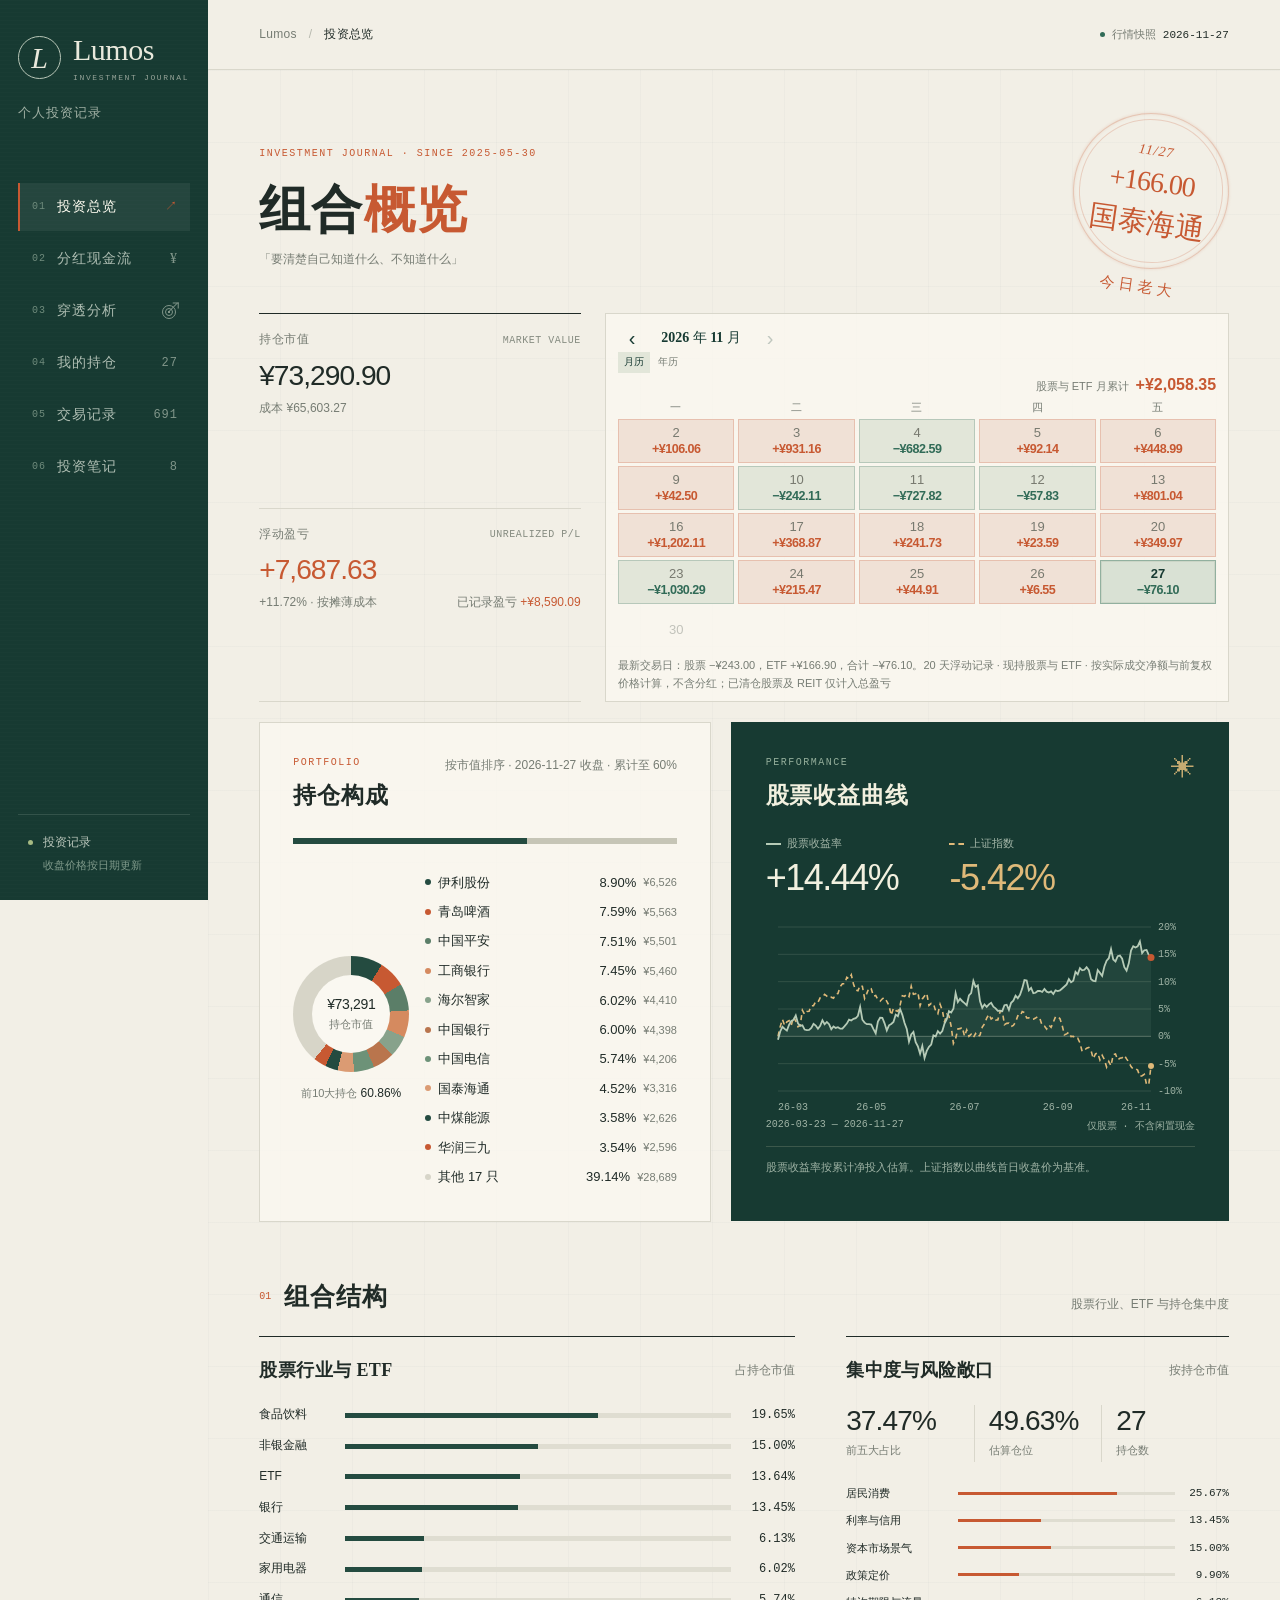
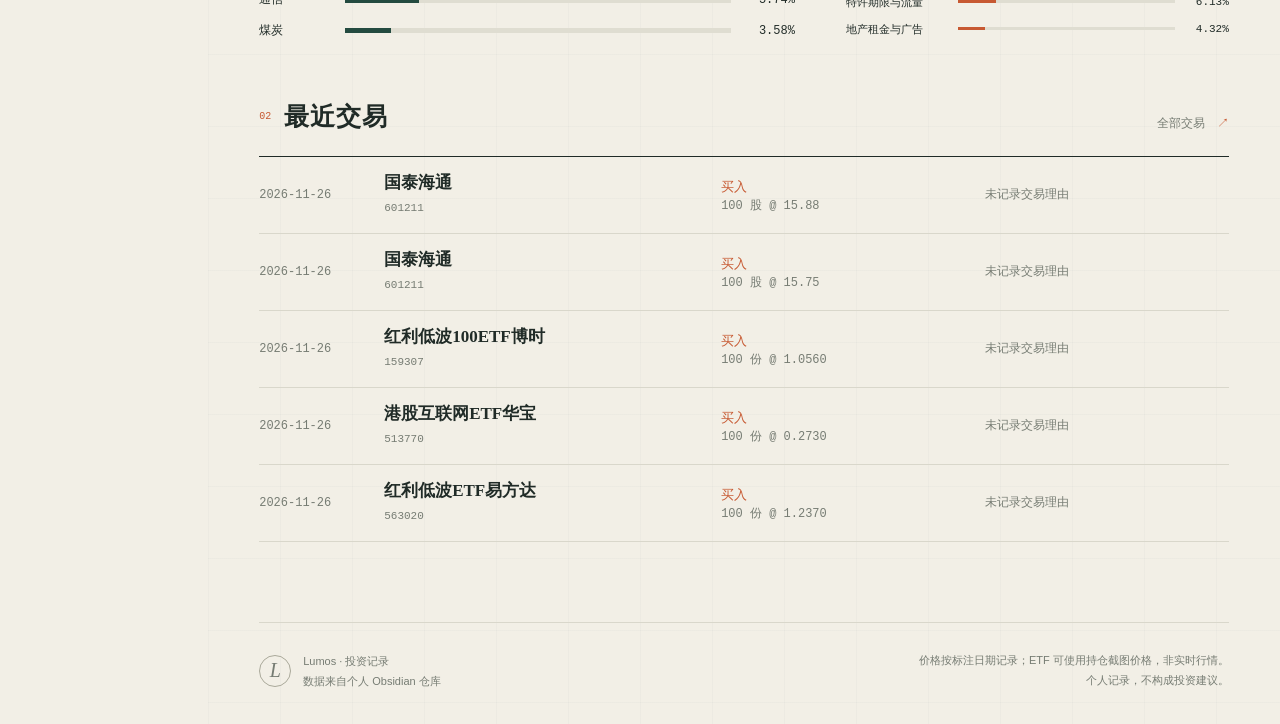
<file: index.html>
<!doctype html>
<html lang="zh-CN">
<head>
  <meta charset="utf-8">
  <meta name="viewport" content="width=device-width, initial-scale=1">
  <meta name="theme-color" content="#173a32">
  <link rel="icon" type="image/svg+xml" sizes="any" href="favicon.svg?v=a536a0ef473d">
  <title>Lumos · 投资记录</title>
  <meta name="description" content="Lumos 投资记录：组合、持仓、交易、分红现金流、穿透分析与笔记。">
  <link rel="stylesheet" href="styles.css?v=0c57947fbb10">
</head>
<body>
  <a class="skip-link" href="#main-content">跳到主要内容</a>

  <aside class="sidebar" id="sidebar" aria-label="主导航">
    <div class="brand-block">
      <a class="brand" href="#overview" aria-label="Lumos 总览">
        <span class="brand-symbol" aria-hidden="true">L</span>
        <span>Lumos<small>INVESTMENT JOURNAL</small></span>
      </a>
      <p>个人投资记录</p>
    </div>

    <nav class="nav-list">
      <a href="#overview" data-route="overview"><span class="nav-index">01</span>投资总览<span class="nav-arrow">↗</span></a>
      <a href="#cashflow" data-route="cashflow"><span class="nav-index">02</span>分红现金流<span class="nav-coin" aria-hidden="true">¥</span></a>
      <a href="#lookthrough" data-route="lookthrough"><span class="nav-index">03</span>穿透分析<span class="nav-target" aria-hidden="true"><span class="nav-target-center"></span><span class="nav-target-arrow"></span></span></a>
      <a href="#holdings" data-route="holdings"><span class="nav-index">04</span>我的持仓<span class="nav-count" id="nav-holding-count"></span></a>
      <a href="#trades" data-route="trades"><span class="nav-index">05</span>交易记录<span class="nav-count" id="nav-trade-count"></span></a>
      <a href="#notes" data-route="notes"><span class="nav-index">06</span>投资笔记<span class="nav-count" id="nav-note-count"></span></a>
    </nav>

    <div class="sidebar-foot">
      <span class="status-dot" aria-hidden="true"></span>
      <div>投资记录<small>收盘价格按日期更新</small></div>
    </div>
  </aside>
  <button class="sidebar-backdrop" id="sidebar-backdrop" aria-label="关闭导航" tabindex="-1"></button>

  <div class="workspace">
    <header class="topbar">
      <button class="menu-button" id="menu-button" aria-label="打开导航" aria-controls="sidebar" aria-expanded="false">
        <span></span><span></span>
      </button>
      <div class="breadcrumb"><span>Lumos</span><i>/</i><strong id="current-section">投资总览</strong></div>
      <div class="snapshot"><span class="snapshot-dot"></span>行情快照 <time id="data-date"></time><span id="ledger-date" hidden></span></div>
    </header>

    <main id="main-content" tabindex="-1">
      <noscript><p class="notice">请开启 JavaScript，以查看投资数据。</p></noscript>

      <section class="view" id="view-overview" data-view="overview" aria-labelledby="overview-title">
        <div class="hero">
          <div>
            <p class="eyebrow hero-eyebrow">INVESTMENT JOURNAL · SINCE <span id="first-trade-date"></span></p>
            <h1 id="overview-title">组合<span>概览</span></h1>
            <button class="hero-copy hero-quote" id="hero-quote" type="button" aria-label="切换投资语录" title="点击切换语录"><span id="hero-quote-text">「好公司不一定是好投资，买入价格同样重要」</span><span id="hero-quote-author">—— 霍华德·马克斯（意译）</span></button>
          </div>
          <div class="hero-stamp" id="daily-champion" aria-live="polite">
            <time id="daily-champion-date"></time><small id="daily-champion-pnl">等待行情</small><strong id="daily-champion-name">—</strong><span>今日老大</span>
          </div>
        </div>

        <div class="overview-summary-grid">
          <div class="metric-grid" id="overview-metrics"></div>

          <article class="paper-panel pnl-calendar-panel" aria-label="盈亏日历">
            <div class="pnl-calendar-heading">
              <div class="pnl-calendar-nav" role="group" aria-label="切换月份">
                <button type="button" id="pnl-calendar-prev" aria-label="上个月" aria-controls="pnl-calendar">‹</button>
                <span id="pnl-calendar-month" aria-live="polite" aria-atomic="true"></span>
                <button type="button" id="pnl-calendar-next" aria-label="下个月" aria-controls="pnl-calendar">›</button>
              </div>
              <div class="pnl-calendar-modes" role="group" aria-label="日历视图">
                <button type="button" id="pnl-calendar-month-mode" aria-pressed="true">月历</button>
                <button type="button" id="pnl-calendar-year-mode" aria-pressed="false">年历</button>
              </div>
              <div class="pnl-calendar-total" aria-live="polite" aria-atomic="true"><span id="pnl-calendar-total-label">已记录合计</span><strong id="pnl-calendar-total"></strong></div>
            </div>
    <div id="pnl-calendar" class="pnl-calendar"></div>
            <p class="pnl-calendar-foot" id="pnl-calendar-foot"></p>
          </article>
        </div>

        <div class="dashboard-grid">
          <article class="paper-panel allocation-panel">
            <div class="panel-heading">
              <div><p class="eyebrow">PORTFOLIO</p><h2>持仓构成</h2></div>
              <span class="panel-note" id="allocation-note"></span>
            </div>
            <div class="capital-bar" id="capital-bar"></div>
            <div class="allocation-body">
              <div class="donut-block">
                <div class="donut" id="holding-donut" role="img">
                  <div><strong id="donut-total"></strong><span>持仓市值</span></div>
                </div>
                <p><span id="featured-share-label"></span> <strong id="featured-share"></strong></p>
              </div>
              <ol class="allocation-legend" id="allocation-legend"></ol>
            </div>
          </article>

          <article class="paper-panel return-panel">
            <div class="panel-heading">
              <div><p class="eyebrow">PERFORMANCE</p><h2>股票收益曲线</h2></div>
              <span class="small-sun" aria-hidden="true">✳</span>
            </div>
            <div class="return-summary">
              <div><span class="return-key return-key-stock">股票收益率</span><strong id="return-total"></strong></div>
              <div><span class="return-key return-key-index">上证指数</span><strong id="return-benchmark"></strong></div>
            </div>
            <div class="return-chart-wrap"><canvas id="return-chart" role="img" aria-label="股票收益率和上证指数同期涨跌幅"></canvas></div>
            <div class="return-chart-foot"><span id="return-range"></span><span>仅股票 · 不含闲置现金</span></div>
            <p class="method-note">股票收益率按累计净投入估算。上证指数以曲线首日收盘价为基准。</p>
          </article>
        </div>

        <section class="content-section" aria-labelledby="industry-title">
          <div class="section-heading">
            <div><span class="section-number">01</span><h2 id="industry-title">组合结构</h2></div>
            <p>股票行业、ETF 与持仓集中度</p>
          </div>
          <div class="two-column-section">
            <article class="plain-panel">
              <div class="subheading"><h3>股票行业与 ETF</h3><span>占持仓市值</span></div>
              <div class="industry-list" id="industry-list"></div>
            </article>
            <article class="plain-panel concentration-panel">
              <div class="subheading"><h3>集中度与风险敞口</h3><span>按持仓市值</span></div>
              <div class="coordinates" id="portfolio-coordinates"></div>
                <div class="risk-exposure-scroll" tabindex="0" role="region" aria-label="股票风险敞口及 ETF 类别，可上下滚动查看全部项目">
                <div class="risk-exposure-list" id="risk-exposure-list"></div>
              </div>
            </article>
          </div>
        </section>

        <section class="content-section" aria-labelledby="recent-title">
          <div class="section-heading">
            <div><span class="section-number">02</span><h2 id="recent-title">最近交易</h2></div>
            <a class="text-link" href="#trades">全部交易 <span>↗</span></a>
          </div>
          <div class="recent-ledger" id="recent-trades"></div>
        </section>
      </section>

      <section class="view" id="view-holdings" data-view="holdings" aria-labelledby="holdings-title" hidden>
        <div class="page-heading">
          <div><p class="eyebrow">HOLDINGS</p><h1 id="holdings-title">当前持仓</h1></div>
          <p>按名称、代码或行业查找。<br>2023—2025 年股息率按当前持仓成本计算；点击查看明细。</p>
        </div>
        <div class="holding-daily-pnl" id="holding-daily-pnl" aria-label="最新交易日盈亏"></div>
        <div class="toolbar">
          <label class="search-box"><span aria-hidden="true">⌕</span><input id="holding-search" type="search" placeholder="搜索名称或代码" aria-label="搜索持仓"></label>
          <label class="select-box"><span>行业</span><select id="industry-filter" aria-label="按行业筛选"><option value="all">全部行业</option></select></label>
          <label class="select-box"><span>排序</span><select id="holding-sort" aria-label="持仓排序"><option value="market">按持仓金额</option><option value="pnlPct">按盈亏比例</option><option value="shares">按持仓数量</option><option value="dailyPnl">按最新交易日盈亏</option></select></label>
          <label class="select-box"><span>顺序</span><select id="holding-sort-direction" aria-label="持仓排序顺序"><option value="desc">从大到小</option><option value="asc">从小到大</option></select></label>
        </div>
        <div class="result-line"><span id="holding-result-count"></span><span>单位：人民币</span></div>
        <div class="holdings-table-wrap">
          <div class="holdings-list" id="holdings-list"></div>
        </div>
      </section>

      <section class="view" id="view-trades" data-view="trades" aria-labelledby="trades-title" hidden>
        <div class="page-heading">
          <div><p class="eyebrow">DECISION LEDGER</p><h1 id="trades-title">交易记录</h1></div>
          <p>共 <span id="trade-total-heading"></span> 笔成交，按日期倒序排列。<br>金额为成交额，费用单独列示。</p>
        </div>
        <div class="toolbar trade-toolbar">
          <div class="segmented-control" id="trade-filters" aria-label="交易方向筛选">
            <button class="active" data-side="全部" aria-pressed="true">全部</button>
            <button data-side="买入" aria-pressed="false">买入</button>
            <button data-side="卖出" aria-pressed="false">卖出</button>
          </div>
          <label class="search-box"><span aria-hidden="true">⌕</span><input id="trade-search" type="search" placeholder="搜索名称、代码或原因" aria-label="搜索交易"></label>
        </div>
        <div class="result-line"><span id="trade-result-count"></span><span>金额为成交额，费用另列</span></div>
        <div class="trade-ledger">
          <div class="trade-table-head" aria-hidden="true"><span>日期</span><span>公司</span><span>方向</span><span>股数</span><span>成交价</span><span>金额 / 费用</span><span>交易原因</span></div>
          <div id="trades-list"></div>
        </div>
      </section>

      <section class="view" id="view-cashflow" data-view="cashflow" aria-labelledby="cashflow-title" hidden>
        <div class="page-heading">
          <div><p class="eyebrow">DIVIDENDS & CASH FLOW</p><h1 id="cashflow-title">分红现金流</h1></div>
          <p>分红到账、补扣红利税与已公布方案。<br>税前参考、实际入账和待到账分开计算。</p>
        </div>

        <div class="cashflow-summary" aria-label="分红概览">
          <article class="cashflow-figure cashflow-figure-primary">
            <span>当前持仓预计年分红 · 税前</span><strong id="cashflow-annual-total"></strong>
            <div class="cashflow-figure-foot"><small id="cashflow-annual-yield"></small><small id="cashflow-annual-basis"></small></div>
          </article>
          <article class="cashflow-figure"><span>当前持仓累计到账</span><strong id="cashflow-received-gross"></strong><small>毛额</small></article>
          <article class="cashflow-figure"><span>已确认红利税</span><strong id="cashflow-tax-total"></strong><small>按实际扣款记录</small></article>
          <article class="cashflow-figure"><span>当前持仓净实收</span><strong id="cashflow-net-total"></strong><small>到账毛额 − 已确认税款</small></article>
        </div>
        <p class="cashflow-method" id="cashflow-method"></p>

        <section class="cashflow-section" aria-labelledby="cashflow-announced-title">
          <div class="section-heading"><div><span class="section-number">01</span><h2 id="cashflow-announced-title">已公布 · 待到账</h2></div><p id="cashflow-announced-caption"></p></div>
          <div class="cashflow-announced-grid" id="cashflow-announced-list"></div>
        </section>

        <section class="cashflow-section" aria-labelledby="cashflow-annual-title">
          <div class="section-heading"><div><span class="section-number">02</span><h2 id="cashflow-annual-title">年分红参考构成</h2></div><p>按当前股数／份额计算</p></div>
          <div class="cashflow-annual-groups" id="cashflow-annual-list"></div>
        </section>

        <section class="cashflow-section" aria-labelledby="cashflow-received-title">
          <div class="section-heading"><div><span class="section-number">03</span><h2 id="cashflow-received-title">到账与扣税</h2></div><p id="cashflow-received-caption"></p></div>
          <div class="cashflow-ledger-head" aria-hidden="true"><span>到账日期</span><span>标的 / 批次</span><span>分红毛额</span><span>红利税</span><span>净实收</span></div>
          <div id="cashflow-received-list"></div>
        </section>

        <section class="cashflow-section" aria-labelledby="cashflow-closed-title">
          <div class="section-heading"><div><span class="section-number">04</span><h2 id="cashflow-closed-title">已清仓期间的分红</h2></div><p>与当前持仓净实收分列</p></div>
          <p class="cashflow-closed-note" id="cashflow-closed-note"></p>
          <div class="cashflow-ledger-head" aria-hidden="true"><span>到账日期</span><span>标的 / 批次</span><span>分红毛额</span><span>红利税</span><span>净额</span></div>
          <div id="cashflow-closed-list"></div>
        </section>
      </section>

      <section class="view" id="view-lookthrough" data-view="lookthrough" aria-labelledby="lookthrough-title" hidden>
        <div class="page-heading">
          <div><h1 id="lookthrough-title">穿透分析</h1></div>
          <p>合并直接持股与 ETF 的底层股票敞口。<br>以股票与 ETF 收盘市值为基准。</p>
        </div>
        <div class="lookthrough-overview" id="lookthrough-overview"></div>
        <div class="lookthrough-distributions">
          <article class="paper-panel">
            <div class="subheading"><h2>行业分布</h2><span>占组合市值</span></div>
            <div class="lookthrough-bars" id="lookthrough-industries"></div>
          </article>
          <article class="paper-panel">
            <div class="subheading"><h2>风险分布</h2><span>按行业归入主要风险驱动</span></div>
            <div class="lookthrough-bars" id="lookthrough-risks"></div>
          </article>
        </div>
        <section class="content-section" aria-labelledby="exposure-title">
          <div class="section-heading"><div><h2 id="exposure-title">底层标的</h2></div><p>按合计敞口排序，展开标的可查看各只 ETF 的贡献</p></div>
          <div class="toolbar lookthrough-toolbar">
            <label class="search-box"><span aria-hidden="true">⌕</span><input id="exposure-search" type="search" placeholder="搜索名称或代码" aria-label="搜索底层标的"></label>
            <label class="select-box"><span>市场</span><select id="exposure-market"><option value="">全部市场</option><option>A股</option><option>港股</option></select></label>
            <label class="select-box"><span>分类</span><select id="exposure-group"><option value="">全部行业及风险</option></select></label>
          </div>
          <p class="result-line" id="exposure-count" aria-live="polite"></p>
          <div class="lookthrough-table-wrap" tabindex="0" role="region" aria-label="底层标的敞口表">
            <table class="lookthrough-table">
              <thead><tr><th scope="col">标的</th><th scope="col">行业 / 风险</th><th scope="col">直接持股</th><th scope="col">ETF 敞口</th><th scope="col">合计敞口</th><th scope="col">占组合</th></tr></thead>
              <tbody id="exposure-rows"></tbody>
            </table>
          </div>
          <button class="lookthrough-more" id="exposure-more" type="button" hidden>显示更多标的</button>
        </section>
        <details class="lookthrough-sources" open>
          <summary>ETF 成分来源与口径</summary>
          <p>ETF 敞口按其市值乘以公开成分权重估算。指数或申赎篮子作为基金实际持仓的近似，行情与权重日期各自标出。A 股与港股按证券代码分别列示。行业采用申万一级口径，港股按主营业务映射。风险分布展示市值归因，每只标的归入一个主要风险驱动。</p>
          <ul id="lookthrough-sources"></ul>
        </details>
      </section>

      <section class="view" id="view-notes" data-view="notes" aria-labelledby="notes-title" hidden>
        <div class="page-heading">
          <div><p class="eyebrow">FIELD NOTES</p><h1 id="notes-title">投资笔记</h1></div>
          <p>公司研究、组合复盘与投资规则。</p>
        </div>
        <div id="notes-list"></div>
        <article class="note-reader" id="note-reader" hidden></article>
      </section>

      <footer class="site-footer">
        <div><span class="footer-mark">L</span><p>Lumos · 投资记录<small>数据来自个人 Obsidian 仓库</small></p></div>
        <p>价格按标注日期记录；ETF 可使用持仓截图价格，非实时行情。<br>个人记录，不构成投资建议。</p>
      </footer>
    </main>
  </div>

  <dialog class="holding-dialog" id="holding-dialog" aria-labelledby="dialog-title">
    <button class="dialog-close" id="dialog-close" aria-label="关闭持仓详情">×</button>
    <div id="dialog-content"></div>
  </dialog>

  <script src="data.js?v=a72fa52d965a"></script>
  <script src="performance-data.js?v=38e66bd87b1f"></script>
  <script src="notes-data.js?v=32137b585c21"></script>
  <script src="app.js?v=a62da09ea5fe"></script>
</body>
</html>
</file>
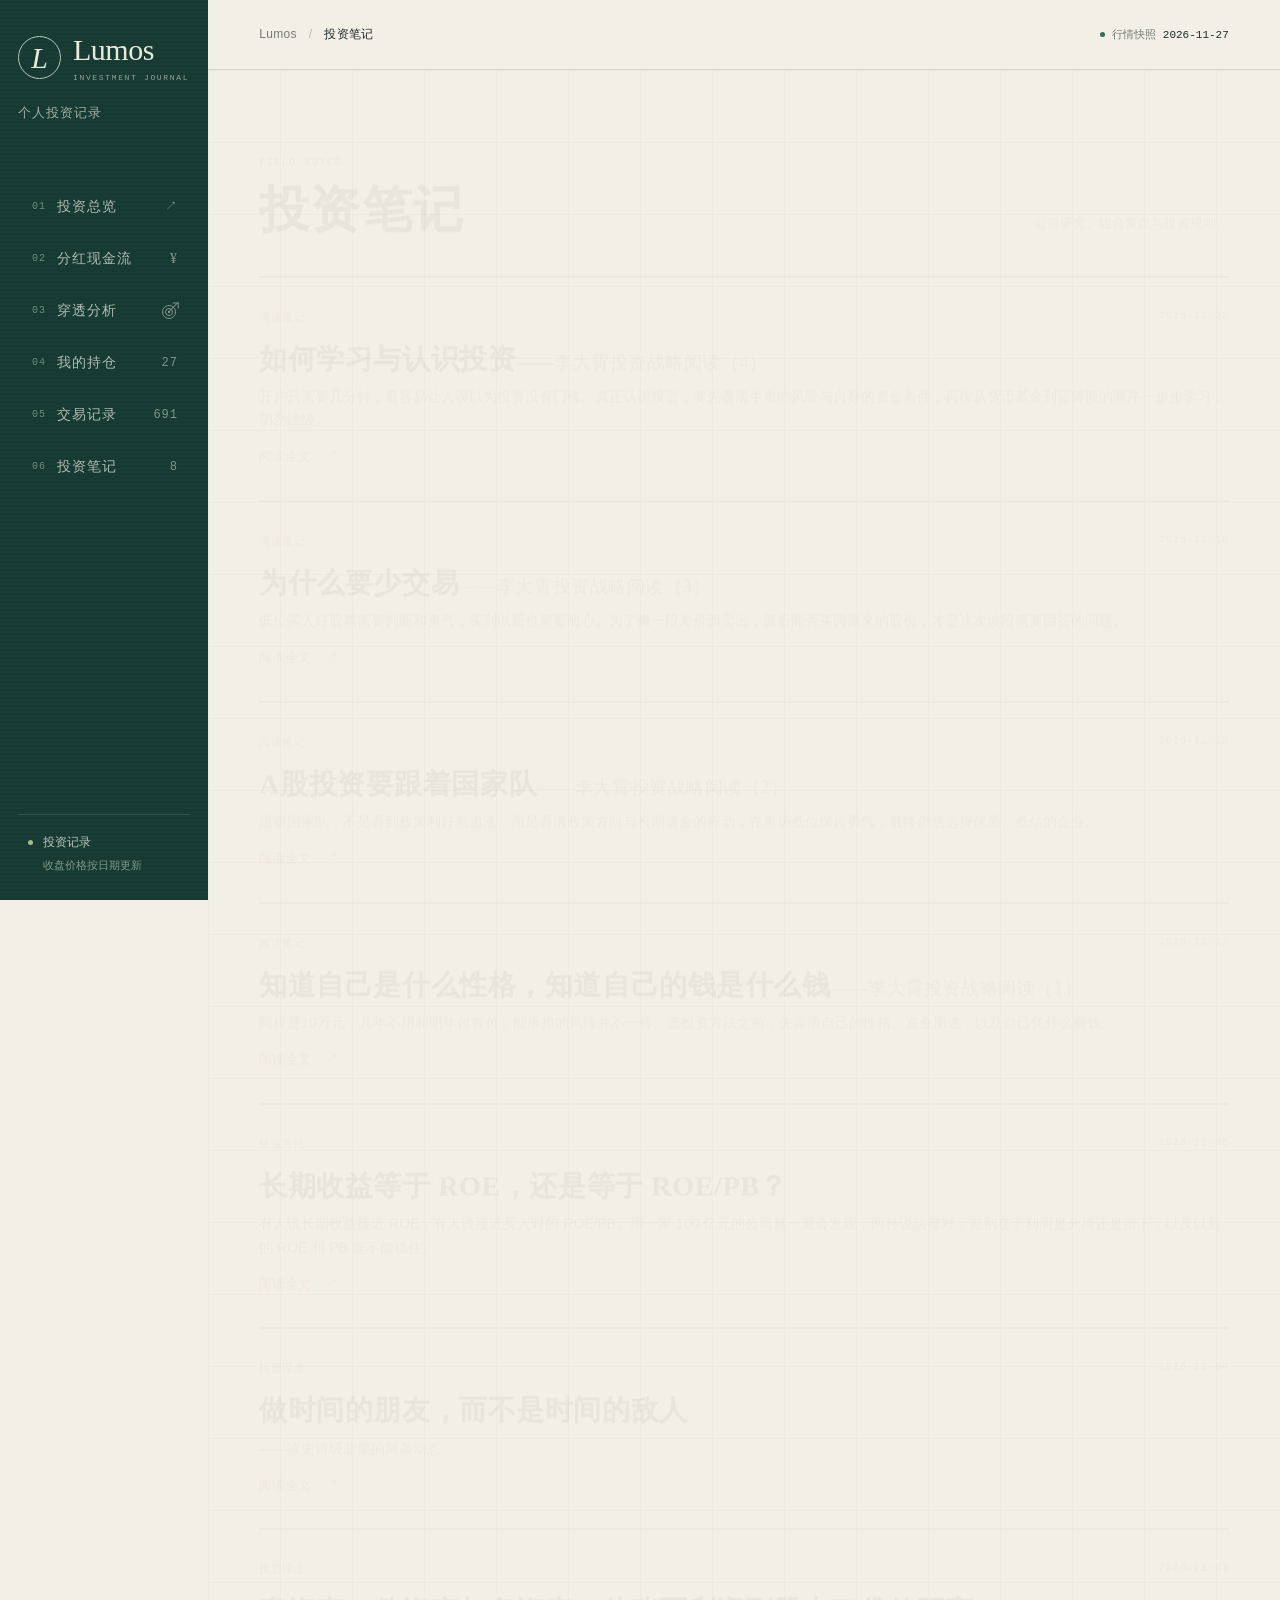
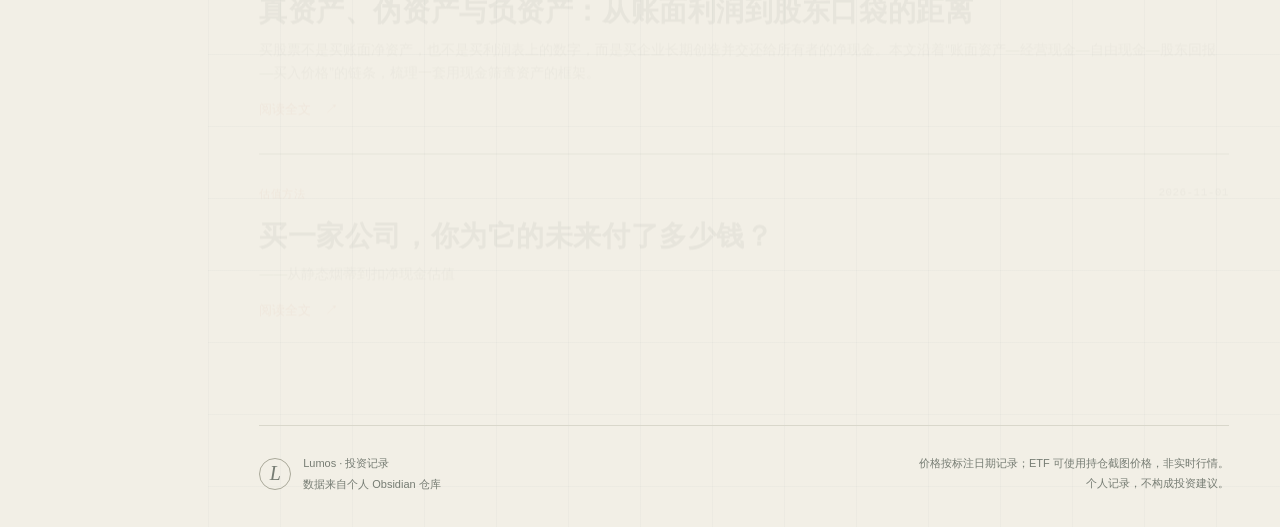
<file: blog.html>
<!doctype html><html lang="zh-CN"><head><meta charset="utf-8"><link rel="icon" type="image/svg+xml" sizes="any" href="favicon.svg?v=lumos-1"><meta http-equiv="refresh" content="0; url=index.html#notes"><title>Lumos</title></head><body><a href="index.html#notes">继续访问</a></body></html>
</file>
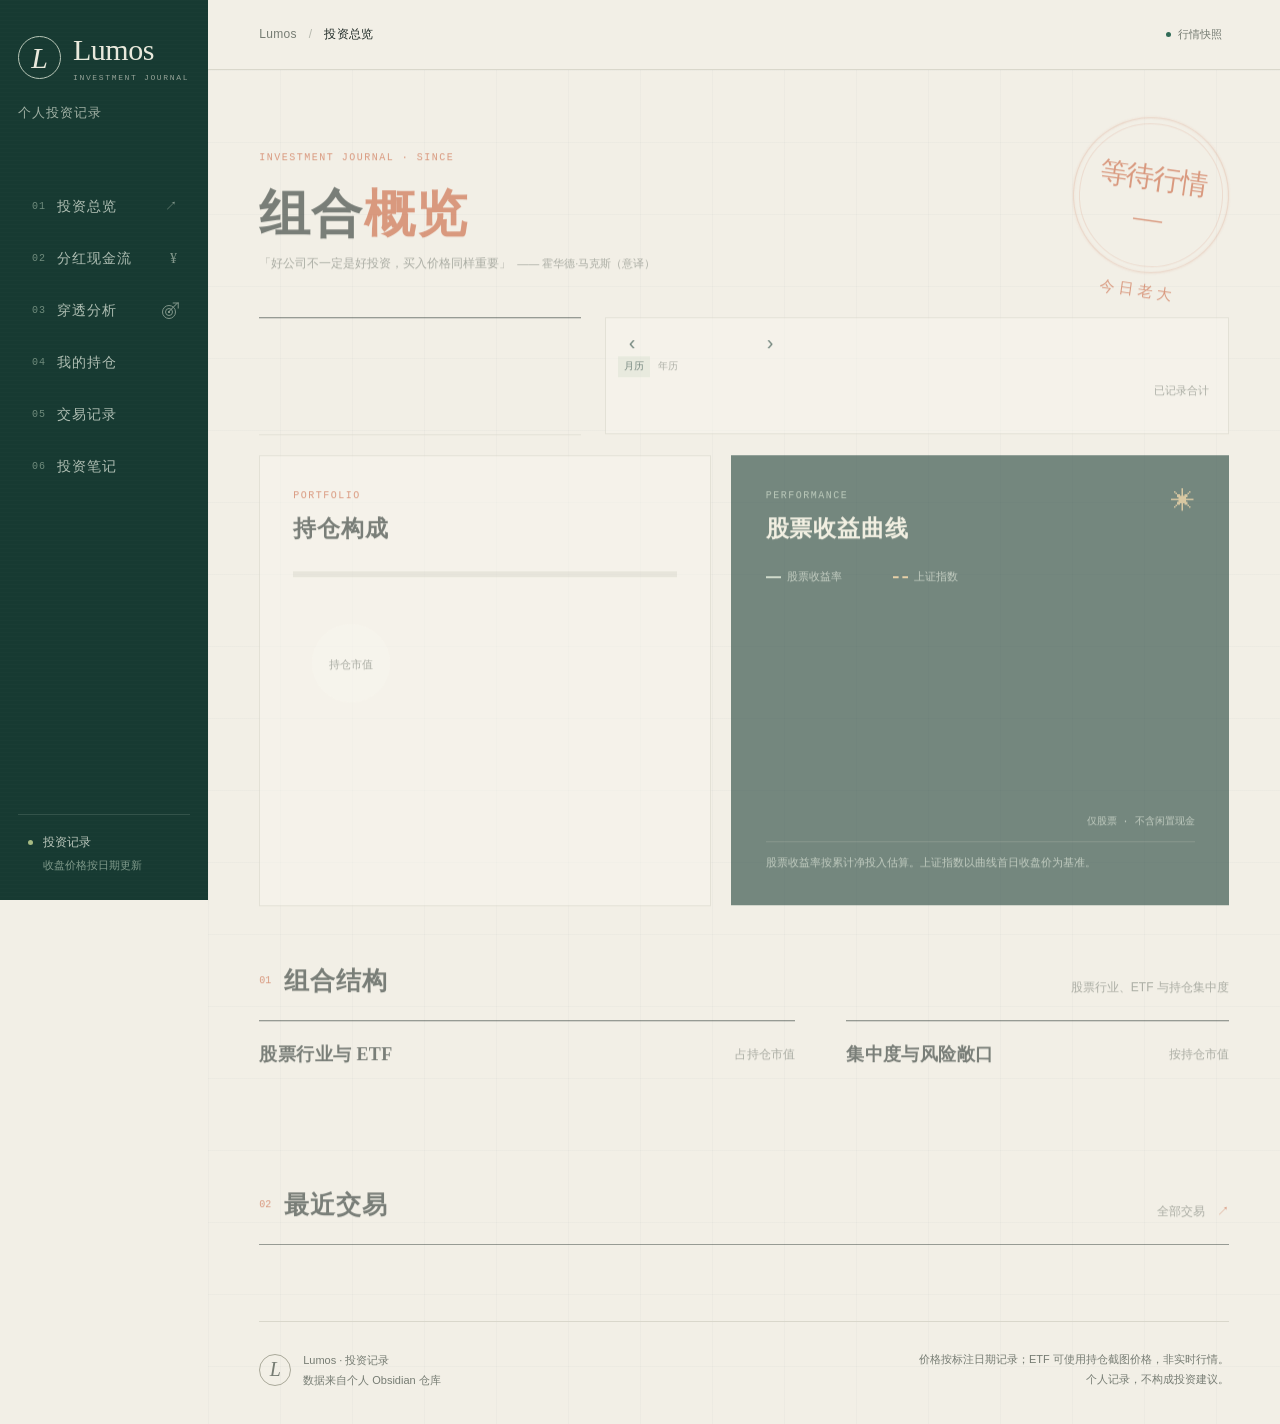
<file: watchlist.html>
<!doctype html><html lang="zh-CN"><head><meta charset="utf-8"><link rel="icon" type="image/svg+xml" sizes="any" href="favicon.svg?v=lumos-1"><meta http-equiv="refresh" content="0; url=index.html#lookthrough"><title>Lumos</title></head><body><a href="index.html#lookthrough">继续访问</a></body></html>
</file>
<file: styles.css>
:root {
  --forest: #173a32;
  --forest-light: #244b40;
  --paper: #f2efe6;
  --paper-light: #faf8f1;
  --ink: #202b27;
  --muted: #767c73;
  --line: #d9d7cb;
  --orange: #c75932;
  --orange-soft: #e9d7c8;
  --green: #316b57;
  --serif: "Songti SC", "STSong", "Noto Serif CJK SC", serif;
  --sans: "Avenir Next", "PingFang SC", "Hiragino Sans GB", sans-serif;
  --mono: "SFMono-Regular", "Menlo", monospace;
  --numeric: "Avenir Next", "Helvetica Neue", "PingFang SC", sans-serif;
}

* { box-sizing: border-box; }
html { scroll-behavior: smooth; }
body {
  margin: 0;
  color: var(--ink);
  background: var(--paper);
  font-family: var(--sans);
  font-size: 15px;
  line-height: 1.65;
  -webkit-font-smoothing: antialiased;
  font-synthesis: none;
}
strong, h1, h2, h3 { font-synthesis: weight; }
.metric-value, .coordinate strong, .cell-value, .number, time, code {
  font-variant-numeric: tabular-nums lining-nums;
}
button, input, select { font: inherit; }
button, a, input, select { -webkit-tap-highlight-color: transparent; }
a { color: inherit; }
button { color: inherit; }
[hidden] { display: none !important; }
::selection { color: var(--paper-light); background: var(--forest-light); }
:focus-visible { outline: 2px solid var(--orange); outline-offset: 4px; }

.skip-link {
  position: fixed;
  top: 12px;
  left: 12px;
  z-index: 100;
  padding: 8px 14px;
  color: white;
  background: var(--orange);
  transform: translateY(-150%);
}
.skip-link:focus { transform: translateY(0); }

.sidebar {
  position: fixed;
  inset: 0 auto 0 0;
  z-index: 30;
  display: flex;
  flex-direction: column;
  width: 208px;
  padding: 34px 18px 26px;
  color: #e9e9dc;
  background-color: var(--forest);
  background-image: repeating-linear-gradient(0deg, transparent, transparent 3px, rgba(255,255,255,.012) 3px, rgba(255,255,255,.012) 4px);
}
.brand { display: flex; align-items: center; gap: 12px; text-decoration: none; }
.brand-symbol {
  display: grid;
  width: 43px;
  height: 43px;
  place-items: center;
  border: 1px solid #b8c6b7;
  border-radius: 50%;
  font: italic 30px/1 Georgia, serif;
}
.brand > span:last-child { font: 30px/1.05 Georgia, serif; letter-spacing: -.5px; }
.brand small { display: block; margin-top: 8px; font: 8px/1 var(--mono); letter-spacing: 1.65px; opacity: .6; }
.brand-block > p { margin: 20px 0 0; color: #9fafa3; font-size: 13px; letter-spacing: 1px; }

.nav-list { display: grid; gap: 4px; margin-top: 60px; }
.nav-list a {
  display: flex;
  align-items: center;
  min-height: 48px;
  padding: 0 12px;
  color: #aebdb2;
  border-left: 2px solid transparent;
  text-decoration: none;
  font-size: 14px;
  letter-spacing: 1px;
  transition: color .2s, background .2s, border-color .2s;
}
.nav-list a:hover { color: #fffdf1; background: rgba(255,255,255,.035); }
.nav-list a[aria-current="page"] { color: #fffdf1; border-left-color: var(--orange); background: rgba(255,255,255,.06); }
.nav-index { width: 25px; color: #6f8b7c; font: 10px var(--mono); }
.nav-target { position: relative; flex: 0 0 16px; height: 18px; margin-left: auto; color: #81968a; }
.nav-target-center {
  position: absolute;
  left: 0;
  top: 3px;
  width: 14px;
  height: 14px;
  border: 1px solid currentColor;
  border-radius: 50%;
  background: radial-gradient(circle, currentColor 1px, transparent 1.5px);
}
.nav-target-center::before {
  content: "";
  position: absolute;
  inset: 2px;
  border: 1px solid currentColor;
  border-radius: 50%;
}
.nav-target-arrow {
  position: absolute;
  left: 7px;
  top: 9px;
  width: 12px;
  height: 1px;
  background: currentColor;
  transform: rotate(-45deg);
  transform-origin: left center;
}
.nav-target-arrow::after {
  content: "";
  position: absolute;
  right: 0;
  top: -2px;
  width: 5px;
  height: 5px;
  border-top: 1px solid currentColor;
  border-right: 1px solid currentColor;
  transform: rotate(45deg);
}
.nav-list a[aria-current="page"] .nav-target,
.nav-list a:hover .nav-target { color: var(--orange); }
.nav-arrow, .nav-count { margin-left: auto; color: #81968a; font: 12px var(--mono); }
.nav-list a[aria-current="page"] .nav-arrow { color: var(--orange); }
.nav-coin {
  margin-left: auto;
  color: #81968a;
  font: 14px/1 Georgia, serif;
}
.nav-list a[aria-current="page"] .nav-coin { color: var(--orange); }

.sidebar-foot { margin-top: auto; }
.eyebrow { margin: 0 0 9px; color: var(--orange); font: 10px/1.4 var(--mono); letter-spacing: 1.5px; }
.sidebar-foot { display: flex; align-items: flex-start; gap: 10px; padding: 18px 10px 0; border-top: 1px solid rgba(220,230,215,.14); color: #bac6bb; font-size: 12px; }
.sidebar-foot small { display: block; margin-top: 3px; color: #7f998a; font-size: 11px; }
.status-dot, .snapshot-dot { flex: 0 0 auto; width: 5px; height: 5px; margin-top: 7px; border-radius: 50%; background: #a6ba83; }
.sidebar-backdrop { display: none; }

.workspace { min-height: 100vh; margin-left: 208px; }
.topbar {
  display: flex;
  align-items: center;
  justify-content: space-between;
  height: 70px;
  padding: 0 clamp(28px, 4vw, 64px);
  border-bottom: 1px solid var(--line);
  background: rgba(242,239,230,.92);
}
.breadcrumb { display: flex; align-items: center; gap: 12px; font-size: 12px; letter-spacing: .3px; }
.breadcrumb span { color: var(--muted); }
.breadcrumb i { color: #b6b8ad; font-style: normal; }
.breadcrumb strong { font-weight: 500; }
.snapshot { display: flex; align-items: center; gap: 7px; color: var(--muted); font: 11px var(--mono); }
.snapshot-dot { margin: 0; background: var(--green); }
.snapshot time { color: var(--ink); }
.menu-button { display: none; }

main {
  min-height: calc(100vh - 70px);
  padding: 0 clamp(28px, 4vw, 64px);
  overflow: hidden;
  background-image:
    linear-gradient(rgba(23,58,50,.025) 1px, transparent 1px),
    linear-gradient(90deg, rgba(23,58,50,.025) 1px, transparent 1px);
  background-size: 72px 72px;
}
.view { max-width: 1320px; margin: 0 auto; padding-top: clamp(44px, 6vw, 82px); animation: enter .5s ease both; }
@keyframes enter { from { opacity: 0; transform: translateY(10px); } to { opacity: 1; transform: none; } }

.hero { display: flex; align-items: center; justify-content: space-between; gap: 24px; margin-bottom: 44px; }
.hero-eyebrow { margin-bottom: 18px; }
.hero h1, .page-heading h1 {
  margin: 0;
  font: 600 clamp(42px, 4vw, 58px)/1.22 var(--serif);
  letter-spacing: .025em;
}
.hero h1 span { position: relative; color: var(--orange); }
.hero-copy { margin: 18px 0 0; color: var(--muted); font-size: 14px; line-height: 1.8; }
.hero-quote { display: block; min-height: 20px; margin-top: 8px; padding: 0; border: 0; background: transparent; text-align: left; cursor: pointer; font-size: 12px; line-height: 1.6; transition: opacity .25s ease; }
.hero-quote.is-changing { opacity: 0; }
#hero-quote-author { margin-left: 6px; color: var(--muted); font-size: 11px; }
.hero-stamp {
  position: relative;
  align-self: flex-start;
  display: flex;
  flex: 0 0 156px;
  flex-direction: column;
  align-items: center;
  justify-content: center;
  width: 156px;
  height: 156px;
  color: var(--orange);
  border: 1px solid rgba(199, 89, 50, .28);
  border-radius: 50%;
  outline: 1px solid rgba(199, 89, 50, .22);
  outline-offset: -7px;
  box-shadow: 0 0 3px rgba(199, 89, 50, .18), inset 0 0 3px rgba(199, 89, 50, .12);
  transform: rotate(8deg);
  margin-top: -34px;
}
.hero-stamp span { position: absolute; bottom: -29px; left: 50%; transform: translateX(-50%); font: 15px "Kaiti SC", "STKaiti", "KaiTi", serif; letter-spacing: 4px; white-space: nowrap; }
.hero-stamp time { margin-bottom: 5px; font: italic 14px/1.2 "Bradley Hand", "Snell Roundhand", cursive; letter-spacing: 1px; }
.hero-stamp strong { z-index: 1; width: max-content; max-width: none; margin: 4px -18px 0; font: 500 29px/1.2 "Kaiti SC", "STKaiti", "KaiTi", serif; text-align: center; white-space: nowrap; }
.hero-stamp small { z-index: 1; width: max-content; max-width: none; margin: 0 -18px; text-align: center; font: 28px/1.3 "Bradley Hand", "Snell Roundhand", "Kaiti SC", cursive; letter-spacing: -1px; white-space: nowrap; }
.hero-stamp.negative { color: var(--green); border-color: rgba(49, 107, 87, .28); outline-color: rgba(49, 107, 87, .22); box-shadow: 0 0 3px rgba(49, 107, 87, .18), inset 0 0 3px rgba(49, 107, 87, .12); }
.metric-champion { display: none; }

.overview-summary-grid { display: grid; grid-template-columns: minmax(270px, .85fr) minmax(0, 1.65fr); gap: 24px; margin-bottom: 20px; }
.metric-grid { display: grid; grid-template-columns: 1fr; grid-template-rows: repeat(2, minmax(0, 1fr)); margin: 0; border-top: 1px solid var(--ink); border-bottom: 1px solid var(--line); }
.metric { position: relative; display: flex; flex-direction: column; justify-content: flex-start; min-width: 0; padding: 16px 0; }
.metric + .metric { border-top: 1px solid var(--line); }
.metric-label { display: flex; align-items: center; justify-content: space-between; color: var(--muted); font-size: 12px; letter-spacing: .5px; }
.metric-label span { color: #858b80; font: 10px var(--mono); }
.metric-value { margin-top: 7px; font: 500 clamp(25px, 2.2vw, 31px)/1.35 var(--numeric); letter-spacing: -.035em; }
.metric-value small { margin-left: 3px; font-size: 13px; letter-spacing: 0; }
.metric-foot { margin-top: 4px; color: var(--muted); font-size: 12px; }
.metric-foot-row { display: flex; align-items: baseline; justify-content: space-between; gap: 8px; margin-top: 4px; white-space: nowrap; }
.metric-foot-row .metric-foot { margin-top: 0; }
.metric-total { color: var(--muted); font-size: 12px; }
.metric-total strong { font-weight: 500; }
.positive { color: var(--orange) !important; }
.negative { color: var(--green) !important; }

.paper-panel.pnl-calendar-panel { min-width: 0; display: flex; flex-direction: column; padding: 10px 12px 8px; container-type: inline-size; }
.pnl-calendar-nav { display: flex; align-items: center; gap: 4px; color: var(--muted); font-size: 11px; white-space: nowrap; }
.pnl-calendar-nav > span { min-width: 102px; text-align: center; font: 600 14px/1 var(--serif); color: var(--forest); font-variant-numeric: tabular-nums; }
.pnl-calendar-nav button { display: grid; place-items: center; width: 28px; height: 28px; padding: 0; border: 1px solid transparent; background: transparent; color: var(--forest); font: 20px/1 var(--numeric); cursor: pointer; }
.pnl-calendar-nav button:hover:not(:disabled) { border-color: var(--line); background: #e8ecdf; }
.pnl-calendar-nav button:focus-visible { outline: 2px solid var(--forest); outline-offset: 1px; }
.pnl-calendar-nav button:disabled { opacity: .25; cursor: default; }
.pnl-calendar-total { text-align: right; white-space: nowrap; }
.pnl-calendar-total span { display: inline; color: var(--muted); font-size: 11px; }
.pnl-calendar-total strong { display: inline; margin-left: 7px; font: 600 16px/1 var(--numeric); font-variant-numeric: tabular-nums; }
.pnl-calendar-modes { display: flex; gap: 2px; }
.pnl-calendar-modes button { padding: 2px 6px; border: 0; background: transparent; color: var(--muted); font-size: 10px; cursor: pointer; }
.pnl-calendar-modes button[aria-pressed="true"] { color: var(--forest); background: #e2e6d9; }
.pnl-year-calendar { display: grid; grid-template-columns: repeat(3, minmax(0, 1fr)); gap: 7px; }
.pnl-year-month { display: flex; min-width: 0; min-height: 56px; flex-direction: column; align-items: flex-start; justify-content: center; gap: 5px; padding: 8px 10px; border: 1px solid var(--line); background: transparent; color: var(--muted); text-align: left; cursor: pointer; }
.pnl-year-month span { font-size: 11px; }
.pnl-year-month strong { font: 600 13px/1.2 var(--numeric); white-space: nowrap; }
.pnl-year-month.positive { border-color: rgba(199,89,50,.24); background: #f0e1d6; }
.pnl-year-month.negative { border-color: rgba(49,107,87,.24); background: #e2e6d9; }
.pnl-year-month:disabled { opacity: .4; cursor: default; }
.pnl-calendar { display: grid; grid-template-columns: repeat(5, minmax(0, 1fr)); grid-template-rows: 19px; grid-auto-rows: 44px; gap: 3px 4px; }
.pnl-calendar > div { display: flex; align-items: center; justify-content: center; min-width: 0; padding: 0; border: 0; background: transparent; }
.pnl-calendar > .calendar-weekday { color: var(--muted); font-size: 11px; letter-spacing: .08em; }
.pnl-calendar > [role="gridcell"]:has(span) { flex-direction: column; justify-content: center; gap: 4px; padding: 4px 2px; overflow: hidden; border: 1px solid rgba(46,74,47,.18); background: rgba(232,236,223,.82); }
.pnl-calendar > [role="gridcell"]:has(.positive) { border-color: rgba(199,89,50,.24); background: #f0e1d6; }
.pnl-calendar > [role="gridcell"]:has(.negative) { border-color: rgba(49,107,87,.24); background: #e2e6d9; }
.pnl-calendar time { color: #77796f; font: 500 13px/1 var(--numeric); font-variant-numeric: tabular-nums; }
.pnl-calendar span { font: 600 clamp(9px, 2.1cqi, 13px)/1 var(--numeric); font-variant-numeric: tabular-nums; letter-spacing: -.04em; white-space: nowrap; }
.pnl-calendar .calendar-empty { background: transparent; }
.pnl-calendar .calendar-future { opacity: .42; }
.pnl-calendar .calendar-future time { color: var(--muted); font-weight: 400; }
.pnl-calendar .calendar-latest { box-shadow: inset 0 0 0 1px rgba(46,74,47,.08); }
.pnl-calendar .calendar-latest:has(.positive) { border-color: rgba(199,89,50,.42); background: #eed5c8; }
.pnl-calendar .calendar-latest:has(.negative) { border-color: rgba(49,107,87,.42); background: #d9e1d4; }
.pnl-calendar .calendar-latest time { color: var(--forest); font-weight: 700; }
.pnl-calendar-foot { margin: 5px 0 0; color: var(--muted); font-size: 11px; }

.dashboard-grid { display: grid; grid-template-columns: minmax(0, 1fr) minmax(0, 1.1fr); gap: 20px; }
.paper-panel { padding: clamp(22px, 2.6vw, 34px); border: 1px solid var(--line); background: rgba(250,248,241,.8); }
.panel-heading, .subheading { display: flex; align-items: flex-start; justify-content: space-between; gap: 12px; }
.panel-heading h2 { margin: 0; font: 600 23px/1.45 var(--serif); letter-spacing: .035em; }
.panel-note, .subheading span { color: var(--muted); font-size: 12px; }
.capital-bar { display: flex; height: 6px; margin: 25px 0 28px; overflow: hidden; background: #e0ded3; }
.capital-bar .invested { background: var(--forest-light); }
.capital-bar .cash { background: #c6c5b6; }
.allocation-panel { container-type: inline-size; }
.allocation-body { display: grid; grid-template-columns: minmax(0, 1fr); align-items: center; gap: 20px; }
.donut-block { justify-self: center; }
.donut { display: grid; width: 148px; height: 148px; place-items: center; border-radius: 50%; }
.donut > div { display: flex; flex-direction: column; align-items: center; justify-content: center; width: 96px; height: 96px; border-radius: 50%; background: var(--paper-light); }
.donut strong { font: 500 17px var(--numeric); font-variant-numeric: tabular-nums; letter-spacing: -.025em; }
.donut span { margin-top: 3px; color: var(--muted); font-size: 11px; }
.donut-block { text-align: center; }
.donut-block > p { margin: 12px 0 0; color: var(--muted); font-size: 11px; }
.donut-block > p strong { color: var(--ink); font: 500 12px var(--numeric); font-variant-numeric: tabular-nums; }
.allocation-legend { display: grid; grid-template-columns: repeat(auto-fit, minmax(min(100%, 132px), 1fr)); gap: 12px 16px; margin: 0; padding: 0; list-style: none; }
.allocation-legend li { display: grid; grid-template-columns: 6px minmax(0, 1fr) auto; align-items: center; gap: 5px 7px; font-size: 13px; }
.allocation-legend li > span { overflow: hidden; text-overflow: ellipsis; white-space: nowrap; }
.allocation-legend i { width: 6px; height: 6px; border-radius: 50%; }
.allocation-legend strong { font: 500 13px var(--numeric); font-variant-numeric: tabular-nums; }
.allocation-legend small { grid-column: 2 / -1; color: var(--muted); font: 11px var(--numeric); font-variant-numeric: tabular-nums; }

@container (min-width: 348px) and (max-width: 467px) {
  .allocation-body { grid-template-columns: 116px minmax(0, 1fr); gap: 16px; }
  .donut { width: 116px; height: 116px; }
  .donut > div { width: 78px; height: 78px; }
  .donut strong { font-size: 14px; }
  .allocation-legend { grid-template-columns: 1fr; gap: 8px; }
  .allocation-legend li { grid-template-columns: 6px minmax(0, 1fr) auto auto; }
  .allocation-legend small { grid-column: auto; text-align: right; }
}

@container (min-width: 468px) {
  .allocation-body { grid-template-columns: 148px minmax(0, 1fr); gap: 24px; }
}

.return-panel { position: relative; overflow: hidden; background: var(--forest); color: #f2f0df; border-color: var(--forest); }
.return-panel .eyebrow { color: #94ae9b; }
.return-panel .panel-note { color: #94ae9b; }
.small-sun { color: #c6ab71; font-size: 24px; line-height: 1; }
.return-summary { display: flex; flex-wrap: wrap; align-items: flex-end; gap: 12px clamp(22px, 4vw, 52px); margin-top: 22px; }
.return-summary span { display: block; color: #a4b6a8; font-size: 11px; }
.return-summary strong { display: block; margin-top: 4px; color: #f2f0df; font: 400 36px var(--numeric); font-variant-numeric: tabular-nums; letter-spacing: -1.5px; }
.return-key::before { content: ""; display: inline-block; width: 15px; margin-right: 6px; vertical-align: middle; border-top: 2px solid #b6cbb7; }
.return-key-index::before { border-top: 2px dashed #dfb979; }
#return-benchmark { color: #dfb979; }
.return-chart-wrap { width: 100%; margin-top: 10px; }
#return-chart { display: block; width: 100%; }
.return-chart-foot { display: flex; justify-content: space-between; gap: 10px; color: #9fb3a5; font: 10px var(--mono); }
.method-note { margin: 13px 0 0; padding-top: 11px; border-top: 1px solid #3c584b; color: #9fb3a5; font-size: 11px; }

.content-section { margin-top: 58px; }
.section-heading { display: flex; align-items: flex-end; justify-content: space-between; gap: 18px; margin-bottom: 22px; }
.section-heading > div { display: flex; align-items: center; gap: 13px; }
.section-number { color: var(--orange); font: 10px var(--mono); }
.section-heading h2 { margin: 0; font: 600 25px/1.4 var(--serif); letter-spacing: .04em; }
.section-heading > p { margin: 0; color: var(--muted); font-size: 12px; }
.text-link { color: var(--muted); font-size: 12px; text-decoration: none; }
.text-link:hover { color: var(--orange); }
.text-link span { margin-left: 8px; color: var(--orange); }
.two-column-section { display: grid; grid-template-columns: 1.4fr 1fr; align-items: start; gap: clamp(28px, 4vw, 64px); }
.plain-panel { padding-top: 20px; border-top: 1px solid var(--ink); }
.subheading { align-items: center; margin-bottom: 21px; }
.subheading h3 { margin: 0; font: 600 18px/1.5 var(--serif); letter-spacing: .025em; }
.industry-list { display: grid; gap: 11px; }
.industry-row { display: grid; grid-template-columns: 72px 1fr 50px; align-items: center; gap: 14px; font-size: 12px; }
.industry-track { height: 5px; background: #dfddd1; }
.industry-track span { display: block; height: 100%; background: var(--forest-light); transform-origin: left; animation: grow .7s ease both; }
@keyframes grow { from { transform: scaleX(0); } }
.industry-row strong { text-align: right; font: 12px var(--mono); }
.coordinates { display: grid; grid-template-columns: repeat(3, 1fr); }
.coordinate { padding-right: 10px; }
.coordinate + .coordinate { padding-left: 14px; border-left: 1px solid var(--line); }
.coordinate strong { display: block; font: 500 clamp(20px, 2.3vw, 28px) var(--numeric); letter-spacing: -.03em; }
.coordinate span { color: var(--muted); font-size: 11px; }
.concentration-panel blockquote { margin: 25px 0 3px; color: #73796f; font: 13px/1.9 var(--sans); }
.risk-exposure-list { display: grid; gap: 9px; margin-top: 22px; }
.risk-exposure-scroll { scrollbar-width: thin; scrollbar-color: #b8b9ad transparent; }
.risk-exposure-scroll:focus-visible { outline: 2px solid var(--orange); outline-offset: 5px; }
@media (min-width: 621px) {
  .concentration-panel { display: flex; height: 100%; max-height: var(--industry-panel-height, none); flex-direction: column; }
  .risk-exposure-scroll { min-height: 40px; margin-right: -9px; padding-right: 9px; overflow-y: auto; overscroll-behavior: contain; }
}
.risk-row { display: grid; grid-template-columns: 102px 1fr 44px; align-items: center; gap: 10px; font-size: 11px; }
.risk-row strong { text-align: right; font: 11px var(--mono); }
.risk-track { height: 3px; background: #dfddd1; }
.risk-track i { display: block; height: 100%; background: var(--orange); }
.recent-ledger { border-top: 1px solid var(--ink); }
.recent-item { display: grid; grid-template-columns: 105px 1.3fr 1fr 1fr; align-items: center; gap: 20px; min-height: 77px; padding: 14px 0; border-bottom: 1px solid var(--line); }
.recent-date { color: var(--muted); font: 12px var(--mono); }
.recent-company strong { display: block; font: 600 17px var(--serif); }
.recent-company small { color: var(--muted); font: 11px var(--mono); }
.recent-side { font-size: 13px; }
.recent-side small { display: block; color: var(--muted); font: 12px var(--mono); }
.recent-reason { color: var(--muted); font-size: 12px; }

.page-heading { display: flex; align-items: flex-end; justify-content: space-between; gap: 24px; margin-bottom: 36px; }
.page-heading h1 { font-size: clamp(36px, 4vw, 50px); }
.page-heading > p { margin: 0 0 5px; color: var(--muted); font-size: 13px; line-height: 1.8; }
.toolbar { display: flex; flex-wrap: wrap; align-items: center; gap: 12px; padding: 15px 0; border-top: 1px solid var(--ink); border-bottom: 1px solid var(--line); }
.search-box { display: flex; align-items: center; gap: 8px; min-width: 210px; padding: 8px 12px; background: var(--paper-light); border: 1px solid var(--line); }
.search-box > span { color: var(--muted); font-size: 20px; line-height: 1; }
.search-box input { width: 100%; min-width: 0; padding: 0; color: var(--ink); background: transparent; border: 0; outline: none; font-size: 13px; }
.search-box:focus-within { border-color: var(--forest-light); }
.select-box { display: flex; align-items: center; gap: 7px; padding: 0 10px; background: var(--paper-light); border: 1px solid var(--line); }
.select-box > span { color: var(--muted); font-size: 12px; white-space: nowrap; }
.select-box select { height: 37px; padding: 0 20px 0 0; color: var(--ink); background: transparent; border: 0; outline: none; font-size: 13px; }
.result-line { display: flex; justify-content: space-between; margin: 16px 0 12px; color: var(--muted); font-size: 11px; }
.holding-group + .holding-group { margin-top: 42px; }
.holding-daily-pnl { margin-bottom: 24px; padding: 20px; background: var(--paper-light); border: 1px solid var(--line); }
.holding-daily-heading { display: flex; flex-wrap: wrap; align-items: baseline; justify-content: space-between; gap: 8px; }
.holding-daily-heading h2 { margin: 0; font: 600 20px var(--serif); }
.holding-daily-heading time { color: var(--muted); font: 14px var(--mono); }
.holding-daily-values { display: grid; grid-template-columns: repeat(3, minmax(0, 1fr)); gap: 16px; margin: 20px 0 16px; }
.holding-daily-values span { display: block; margin-bottom: 8px; color: var(--muted); font-size: 14px; }
.holding-daily-values strong { font: 600 clamp(18px, 2.8vw, 30px) var(--numeric); overflow-wrap: anywhere; }
.holding-daily-pnl p { margin: 0; color: var(--muted); font-size: 13px; line-height: 1.7; }
@media (max-width: 420px) {
  .holding-daily-values { grid-template-columns: repeat(2, minmax(0, 1fr)); }
  .holding-daily-values > div:first-child { grid-column: 1 / -1; }
}
.holding-group-heading { display: flex; align-items: baseline; justify-content: space-between; gap: 16px; margin-bottom: 16px; padding-bottom: 12px; border-bottom: 1px solid var(--ink); }
.holding-group-heading h2 { margin: 0; font: 600 25px var(--serif); }
.holding-group-heading span { color: var(--muted); font: 12px var(--mono); }

.holdings-table-head, .holding-row { display: grid; grid-template-columns: minmax(170px, 1.45fr) .6fr 1fr .9fr 1fr 1fr 22px; align-items: center; gap: 16px; }
.holdings-table-head { padding: 0 18px 10px; color: var(--muted); font-size: 11px; }
.holding-row { width: 100%; min-height: 88px; padding: 17px 18px; text-align: left; background: rgba(250,248,241,.66); border: 0; border-top: 1px solid var(--line); cursor: pointer; animation: enter .4s ease both; animation-delay: calc(var(--i, 0) * 25ms); transition: background .2s, transform .2s; }
.holding-row:last-child { border-bottom: 1px solid var(--line); }
.holding-row:hover { position: relative; z-index: 1; background: var(--paper-light); transform: translateX(3px); }
.holding-name { display: flex; align-items: center; gap: 12px; }
.holding-monogram { display: grid; flex: 0 0 35px; width: 35px; height: 35px; place-items: center; color: var(--forest); background: #e2e4d7; font: 600 16px var(--serif); }
.holding-name strong { display: block; font: 600 18px var(--serif); }
.holding-name small { color: var(--muted); font: 11px var(--mono); }
.yield-history { display: flex; flex-wrap: wrap; gap: 8px 18px; margin: 12px 0; font: 13px var(--numeric); }
.yield-history > span { white-space: nowrap; }
.yield-history b { margin-right: 3px; color: var(--muted); font: 11px var(--mono); }
.yield-history small { display: block; margin-top: 3px; color: var(--muted); font-size: 11px; }
.yield-compact { gap: 3px 7px; margin: 6px 0 0; color: var(--forest); font-size: 11px; }
.yield-compact b { font-size: 10px; }
.yield-detail { padding: 0 0 20px; border-bottom: 1px solid var(--line); }
.yield-detail h3 { margin: 0 0 12px; }
.yield-detail p { color: var(--muted); font-size: 12px; line-height: 1.6; }
.yield-detail a { color: var(--orange); font-size: 12px; }
.cell-label { display: none; }
.cell-value { display: block; font: 500 14px var(--numeric); letter-spacing: -.01em; }
.cell-sub { display: block; margin-top: 3px; color: var(--muted); font-size: 11px; }
.holding-arrow { color: var(--orange); font-size: 16px; opacity: 0; transform: translate(-4px, 4px); transition: opacity .2s, transform .2s; }
.holding-row:hover .holding-arrow { opacity: 1; transform: none; }
.empty-state { padding: 70px 20px; text-align: center; color: var(--muted); border-top: 1px solid var(--line); border-bottom: 1px solid var(--line); }
.empty-state strong { display: block; margin-bottom: 8px; color: var(--ink); font: 22px var(--serif); }
.empty-state p { margin: 0; font-size: 13px; }

.trade-toolbar { justify-content: space-between; }
.segmented-control { display: flex; gap: 3px; }
.segmented-control button { padding: 7px 20px; color: var(--muted); background: transparent; border: 1px solid transparent; cursor: pointer; font-size: 13px; }
.segmented-control button:hover { color: var(--ink); }
.segmented-control button.active { color: var(--paper-light); background: var(--forest); }
.trade-table-head, .trade-row { display: grid; grid-template-columns: .9fr 1.2fr .5fr .5fr .7fr .9fr minmax(180px, 2fr); align-items: center; gap: 12px; }
.trade-table-head { padding: 0 16px 10px; color: var(--muted); font-size: 11px; }
.trade-row { min-height: 65px; padding: 12px 16px; border-top: 1px solid var(--line); background: rgba(250,248,241,.5); }
.trade-row:last-child { border-bottom: 1px solid var(--line); }
.trade-row time { color: var(--muted); font: 12px var(--mono); }
.trade-row .company { font: 600 17px var(--serif); }
.trade-row .company small { margin-left: 8px; color: var(--muted); font: 11px var(--mono); }
.trade-side { font-size: 12px; }
.trade-row .number { font: 13px var(--numeric); }
.trade-row .fee { color: var(--muted); font-size: 11px; }
.trade-reason { min-width: 0; color: var(--ink); font-size: 12px; line-height: 1.5; overflow-wrap: anywhere; }
.trade-reason.is-empty { color: var(--muted); }
.trade-reason-label { display: none; }

.cashflow-summary { display: grid; grid-template-columns: 1.35fr repeat(3, minmax(0, 1fr)); gap: 12px; }
.cashflow-figure { display: flex; min-width: 0; min-height: 140px; flex-direction: column; justify-content: space-between; padding: 19px 21px; border: 1px solid var(--line); background: rgba(250,248,241,.8); }
.cashflow-figure > span { color: var(--muted); font-size: 12px; }
.cashflow-figure > strong { font: 500 clamp(22px, 2.5vw, 32px)/1.2 var(--numeric); font-variant-numeric: tabular-nums; letter-spacing: -.035em; white-space: nowrap; }
.cashflow-figure > small { color: var(--muted); font-size: 11px; }
.cashflow-figure-primary { border-color: var(--forest); background: var(--forest); }
.cashflow-figure-primary > span { color: #a8bba9; }
.cashflow-figure-primary > strong { color: #f4eedb; font-size: clamp(27px, 3vw, 39px); }
.cashflow-figure-primary > small { color: #a8bba9; }
.cashflow-figure-foot { display: grid; gap: 2px; }
.cashflow-figure-foot > small { color: #a8bba9; font-size: 11px; }
.cashflow-figure-foot > small:first-child { color: #f4eedb; }
.cashflow-method, .cashflow-closed-note { margin: 14px 0 0; color: var(--muted); font-size: 12px; line-height: 1.8; }
.cashflow-section { margin-top: 53px; }
.cashflow-section .section-heading { border-bottom: 1px solid var(--ink); padding-bottom: 15px; }
.cashflow-announced-grid { display: grid; grid-template-columns: repeat(3, minmax(0, 1fr)); gap: 16px; }
.cashflow-announced-card { display: flex; min-width: 0; min-height: 238px; flex-direction: column; padding: 22px; border: 1px solid var(--line); background: rgba(250,248,241,.82); }
.cashflow-card-top { display: flex; align-items: flex-start; justify-content: space-between; gap: 12px; }
.cashflow-card-top h3 { margin: 2px 0 0; font: 600 21px var(--serif); }
.cashflow-card-top small { color: var(--muted); font: 10px var(--mono); }
.cashflow-card-top > strong { color: var(--orange); font: 500 24px var(--numeric); font-variant-numeric: tabular-nums; white-space: nowrap; }
.cashflow-card-formula { margin: 14px 0 0; color: var(--muted); font-size: 11px; }
.cashflow-card-stage { align-self: flex-start; margin: 12px 0 0; padding: 3px 8px; color: var(--forest); background: #e2e6d9; font-size: 11px; }
.cashflow-card-dates { display: flex; flex-wrap: wrap; gap: 3px 13px; margin-top: auto; padding-top: 16px; color: var(--muted); font-size: 11px; }
.cashflow-announced-card > a { align-self: flex-start; margin-top: 10px; color: var(--forest-light); font-size: 11px; text-decoration-color: var(--line); text-underline-offset: 3px; }
.cashflow-annual-groups { display: grid; gap: 24px; }
.cashflow-annual-group-head { display: flex; align-items: baseline; justify-content: space-between; gap: 16px; border-bottom: 1px solid var(--line); padding-bottom: 7px; }
.cashflow-annual-group-head h3 { margin: 0; font: 600 17px var(--serif); }
.cashflow-annual-group-head span { color: var(--muted); font: 11px var(--mono); text-align: right; }
.cashflow-annual-list { display: grid; grid-template-columns: repeat(2, minmax(0, 1fr)); gap: 0 36px; }
.cashflow-annual-row { display: grid; grid-template-columns: minmax(135px, 1.1fr) minmax(50px, 1fr) auto; align-items: center; gap: 14px; min-width: 0; padding: 12px 0; border-bottom: 1px solid var(--line); }
.cashflow-annual-name strong { display: block; font: 600 16px var(--serif); }
.cashflow-annual-name small { display: block; margin-top: 2px; color: var(--muted); font: 10px var(--mono); }
.cashflow-annual-track { height: 4px; background: #dfddd1; }
.cashflow-annual-track span { display: block; height: 100%; background: var(--forest-light); }
.cashflow-annual-amount { text-align: right; font: 500 14px var(--numeric); font-variant-numeric: tabular-nums; white-space: nowrap; }
.cashflow-ledger-head, .cashflow-ledger-row { display: grid; grid-template-columns: minmax(155px, 1.15fr) minmax(165px, 1.3fr) repeat(3, minmax(95px, 1fr)); align-items: center; gap: 16px; }
.cashflow-ledger-head { padding: 0 14px 10px; color: var(--muted); font-size: 11px; }
.cashflow-ledger-head span:nth-child(n+3) { text-align: right; }
.cashflow-ledger-row { min-height: 78px; padding: 12px 14px; border-top: 1px solid var(--line); background: rgba(250,248,241,.52); }
.cashflow-ledger-row:last-child { border-bottom: 1px solid var(--line); }
.cashflow-ledger-date time { display: block; color: var(--muted); font: 11px/1.5 var(--mono); }
.cashflow-ledger-date small { display: block; margin-top: 3px; color: var(--muted); font-size: 10px; }
.cashflow-ledger-company strong { display: block; font: 600 17px var(--serif); }
.cashflow-ledger-company small { display: block; color: var(--muted); font-size: 11px; }
.cashflow-ledger-number { text-align: right; }
.cashflow-ledger-number > span { display: none; }
.cashflow-ledger-number strong { display: block; font: 500 14px var(--numeric); font-variant-numeric: tabular-nums; white-space: nowrap; }
.cashflow-ledger-number small { display: block; color: var(--muted); font-size: 10px; }
.cashflow-tax strong { color: var(--orange); }
.cashflow-net strong { color: var(--forest); }
.cashflow-closed-note { margin: -8px 0 20px; }

.note-card { display: block; width: 100%; padding: 32px 0; color: inherit; text-decoration: none; border-top: 1px solid var(--ink); }
.note-card-meta { display: flex; justify-content: space-between; color: var(--orange); font: 11px var(--mono); letter-spacing: .04em; }
.note-card-meta time { color: var(--muted); }
.note-card h2 { max-width: 850px; margin: 14px 0 0; font: 600 clamp(23px, 2.2vw, 29px)/1.5 var(--serif); letter-spacing: .02em; }
.note-card .note-title-suffix { display: inline-block; font-size: .65em; font-weight: 400; color: var(--muted); }
.note-card p { color: var(--muted); }
.note-card .note-card-subtitle { margin: 5px 0 0; font-size: 14px; }
.note-card .note-read { display: inline-block; margin-top: 14px; }
.note-read { color: var(--orange); font-size: 13px; }
.note-read span { margin-left: 10px; }
.note-back { display: inline-block; padding-bottom: 18px; color: var(--muted); font-size: 13px; text-decoration: none; }
.note-back:hover { color: var(--orange); }
.note-reader-head { padding: 22px 0 28px; border-top: 1px solid var(--ink); border-bottom: 1px solid var(--line); }
.note-reader-head h2 { max-width: 1000px; margin: 14px 0 8px; font: 600 clamp(26px, 2.8vw, 35px)/1.5 var(--serif); letter-spacing: .015em; }
.note-reader-subtitle { margin: 0; color: var(--muted); font-size: 16px; }
.note-attachment { display: flex; align-items: center; justify-content: space-between; gap: 24px; max-width: 780px; margin-top: 28px; padding: 20px 24px; background: #e8e9dc; border-left: 3px solid var(--orange); }
.note-attachment .eyebrow { margin-bottom: 7px; font-size: 9px; }
.note-attachment strong { display: block; font: 600 17px var(--serif); }
.note-attachment p { margin: 4px 0 0; color: var(--muted); font-size: 12px; }
.note-attachment a { flex: 0 0 auto; padding: 9px 13px; color: var(--paper-light); background: var(--forest); text-decoration: none; font-size: 12px; }
.note-attachment a span { margin-left: 12px; color: #dca486; }
.note-attachment a:hover { background: var(--forest-light); }
.note-reader-body { max-width: 780px; padding: 35px 0 15px; font-size: 16px; line-height: 2; }
.note-reader-body > * { margin-top: 0; margin-bottom: 24px; }
.note-reader-body h2 { margin: 52px 0 22px; font: 600 25px/1.6 var(--serif); }
.note-reader-body h3 { margin: 36px 0 18px; font: 600 20px/1.65 var(--serif); }
.note-reader-body a { color: var(--orange); text-decoration-thickness: 1px; text-underline-offset: 4px; overflow-wrap: anywhere; }
.note-reader-body blockquote a { display: inline-block; }
.note-reader-body blockquote > p { margin: 0 0 12px; }
.note-reader-body blockquote > p:last-child { margin-bottom: 0; }
.note-table-wrap { overflow-x: auto; border: 1px solid var(--line); }
.note-table-wrap table { width: 100%; min-width: 540px; border-collapse: collapse; font-size: 14px; line-height: 1.8; }
.note-table-wrap th, .note-table-wrap td { padding: 15px 18px; text-align: left; vertical-align: top; border-bottom: 1px solid var(--line); }
.note-table-wrap th { color: var(--forest); background: #e8e9dc; font-weight: 600; }
.note-table-wrap th:first-child, .note-table-wrap td:first-child { width: 18%; }
.note-table-wrap tr:last-child td { border-bottom: 0; }
.note-reader-body strong { color: var(--forest); font-weight: 600; }
.note-reader-body blockquote { margin: 28px 0; padding: 16px 22px; color: var(--forest); background: #e8e9dc; border-left: 3px solid var(--orange); font: 500 18px/1.8 var(--serif); }
.note-reader-body pre { margin: 28px 0; padding: 25px; overflow-x: auto; color: var(--paper-light); background: var(--forest); font: 13px/1.9 var(--mono); }
.note-reader-body li { margin: 8px 0; padding-left: 5px; }
.note-reader-body li::marker { color: var(--orange); }
.note-reader-body .note-attribution { display: flex; flex-wrap: wrap; gap: 5px 24px; margin-bottom: 28px; padding-bottom: 20px; color: var(--muted); border-bottom: 1px solid var(--line); font-size: 13px; }
.note-reader-body .note-credit { color: var(--muted); }
.note-reader-body .note-chapter-heading { padding-top: 22px; border-top: 1px solid var(--line); }
.note-reader-body .note-chapter-heading::first-letter { color: var(--orange); }
.note-reader-body .note-strategy-grid { display: grid; grid-template-columns: repeat(2, minmax(0, 1fr)); gap: 18px; margin: 28px 0; padding: 0; list-style: none; }
.note-reader-body .note-strategy { position: relative; padding: 50px 24px 24px; background: #e8e9dc; border-top: 2px solid var(--forest-light); }
.note-strategy:nth-child(2) { background: #eee4d9; border-top-color: var(--orange); }
.note-strategy::before { content: attr(data-strategy); position: absolute; top: 20px; left: 24px; color: var(--orange); font: 11px var(--mono); }
.note-strategy > p:first-child > strong { display: block; font: 600 18px/1.7 var(--serif); }
.note-reader-body .note-strategy p { margin: 0 0 16px; }
.note-reader-body .note-strategy p:last-child { margin-bottom: 0; }
.note-ascii-diagram { border: 1px solid var(--line); }
.note-final-formula { font-family: var(--numeric); font-weight: 500; }
@media (max-width: 620px) {
  .note-reader-body { font-size: 15px; line-height: 1.95; }
  .note-reader-body h2 { font-size: 22px; }
  .note-reader-body blockquote { padding: 13px 16px; font-size: 16px; }
  .note-reader-body pre { padding: 18px; font-size: 11px; }
  .note-reader-body .note-strategy-grid { grid-template-columns: 1fr; }
  .note-attachment { align-items: flex-start; flex-direction: column; gap: 16px; }
}

.site-footer { display: flex; align-items: center; justify-content: space-between; gap: 24px; max-width: 1320px; margin: 80px auto 0; padding: 28px 0 34px; border-top: 1px solid var(--line); color: var(--muted); }
.site-footer > div { display: flex; align-items: center; gap: 12px; }
.footer-mark { display: grid; width: 32px; height: 32px; place-items: center; border: 1px solid #aaa99a; border-radius: 50%; font: italic 20px Georgia, serif; }
.site-footer p { margin: 0; font-size: 11px; }
.site-footer small { display: block; margin-top: 2px; font-size: 11px; }
.site-footer > p { text-align: right; line-height: 1.8; }

.holding-dialog { width: min(960px, calc(100vw - 32px)); max-height: calc(100vh - 48px); padding: 0; color: var(--ink); background: var(--paper-light); border: 1px solid var(--line); box-shadow: 0 24px 100px rgba(14,36,29,.25); }
.holding-dialog::backdrop { background: rgba(14,36,29,.6); backdrop-filter: blur(3px); }
.dialog-close { position: absolute; top: 15px; right: 17px; z-index: 1; width: 32px; height: 32px; color: var(--muted); background: transparent; border: 1px solid var(--line); cursor: pointer; font-size: 22px; line-height: 1; }
.dialog-hero { padding: 38px 38px 26px; background: #ececdf; }
.dialog-hero .eyebrow { margin-bottom: 12px; }
.dialog-hero h2 { margin: 0; font: 600 34px var(--serif); letter-spacing: .025em; }
.dialog-hero h2 small { margin-left: 10px; color: var(--muted); font: 12px var(--mono); }
.dialog-hero p { margin: 12px 0 0; color: var(--muted); font-size: 13px; }
.dialog-metrics { display: grid; grid-template-columns: repeat(4, 1fr); padding: 20px 38px; border-bottom: 1px solid var(--line); }
.dialog-metrics > div + div { padding-left: 15px; border-left: 1px solid var(--line); }
.dialog-metrics dt { color: var(--muted); font-size: 11px; }
.dialog-metrics dd { margin: 5px 0 0; font: 500 15px var(--numeric); }
.dialog-body { padding: 25px 38px 35px; }
.dialog-body h3 { margin: 0 0 10px; font: 600 18px var(--serif); }
.dialog-reason { margin: 0 0 25px; font: 15px/1.8 var(--sans); }
.dialog-profile { margin: 0 0 25px; padding-left: 14px; color: var(--muted); border-left: 2px solid var(--orange); font-size: 13px; }
.price-chart { margin: 0 0 26px; }
.chart-heading { display: flex; align-items: center; justify-content: space-between; gap: 12px; margin-bottom: 12px; }
.chart-heading h3 { margin: 0; }
.chart-heading > span { color: var(--muted); font: 11px var(--mono); }
.chart-wrap { overflow: hidden; border: 1px solid var(--line); background: var(--paper); }
.chart-scroll { width: 100%; overflow-x: auto; overscroll-behavior-x: contain; scrollbar-width: none; cursor: grab; touch-action: pan-x pan-y; }
.chart-scroll::-webkit-scrollbar { display: none; }
.chart-scroll.is-dragging { cursor: grabbing; user-select: none; }
#kline-chart { display: block; }
.chart-legend { display: flex; align-items: center; flex-wrap: wrap; gap: 12px 18px; margin-top: 12px; color: var(--muted); font-size: 11px; }
.chart-legend > span { display: inline-flex; align-items: center; gap: 6px; }
.chart-marker { display: inline-block; width: 0; height: 0; border-right: 4px solid transparent; border-left: 4px solid transparent; }
.chart-marker.buy { border-bottom: 7px solid var(--orange); }
.chart-marker.sell { border-top: 7px solid var(--green); }
.chart-cost-line { display: inline-block; width: 16px; border-top: 1px dashed var(--orange); }
.chart-hint { margin-left: auto; color: var(--muted); }
.chart-empty { padding: 30px; color: var(--muted); font-size: 13px; }
.dialog-trades { margin-top: 14px; border-top: 1px solid var(--line); }
.dialog-trade { display: grid; grid-template-columns: 1fr .5fr 1fr; padding: 9px 0; border-bottom: 1px solid var(--line); font: 12px var(--mono); }
.dialog-disclaimer { margin: 24px 0 0; color: var(--muted); font-size: 11px; }
.etf-disclaimer { margin-top: 0; font-size: 13px; line-height: 1.7; }
.notice { padding: 40px; }

@media (max-width: 1100px) {
  .cashflow-summary { grid-template-columns: repeat(2, minmax(0, 1fr)); }
  .cashflow-announced-grid { grid-template-columns: repeat(2, minmax(0, 1fr)); }
  .cashflow-annual-list { grid-template-columns: 1fr; }
  .overview-summary-grid { grid-template-columns: minmax(260px, .9fr) minmax(0, 1.4fr); gap: 18px; }
  .hero-stamp { flex-basis: 125px; width: 125px; height: 125px; }
  .hero-stamp strong { font-size: 22px; }
  .hero-stamp small { font-size: 21px; }
  .dashboard-grid { grid-template-columns: 1fr; }
  .holdings-table-head, .holding-row { grid-template-columns: minmax(150px, 1.3fr) .55fr .9fr .9fr 1fr 1fr 16px; gap: 10px; }
}

@media (max-width: 860px) {
  .cashflow-ledger-head { display: none; }
  .cashflow-ledger-row { grid-template-columns: minmax(0, 1.3fr) repeat(3, minmax(0, 1fr)); gap: 12px; }
  .cashflow-ledger-date { grid-column: 1 / -1; }
  .cashflow-ledger-number > span { display: block; color: var(--muted); font-size: 10px; }
  .overview-summary-grid { grid-template-columns: 1fr; gap: 18px; }
  .metric-grid { grid-template-columns: repeat(2, minmax(0, 1fr)); grid-template-rows: auto; }
  .metric:first-child { padding-right: 24px; }
  .metric + .metric { padding-left: 24px; }
  .metric + .metric { border-top: 0; }
  .metric + .metric::before { content: ""; position: absolute; top: 20px; bottom: 20px; left: 0; width: 1px; background: var(--line); }
  .sidebar { transform: translateX(-100%); transition: transform .25s ease; box-shadow: 15px 0 50px rgba(14,36,29,.15); }
  .sidebar-open .sidebar { transform: translateX(0); }
  .sidebar-backdrop { position: fixed; inset: 0; z-index: 25; width: 100%; height: 100%; background: rgba(14,36,29,.42); border: 0; }
  .sidebar-open .sidebar-backdrop { display: block; }
  .workspace { margin-left: 0; }
  .menu-button { display: grid; width: 30px; height: 30px; padding: 7px 4px; align-content: center; gap: 5px; background: transparent; border: 0; cursor: pointer; }
  .menu-button span { display: block; width: 19px; height: 1px; background: var(--ink); }
  .topbar { justify-content: flex-start; gap: 18px; height: 60px; }
  .snapshot { margin-left: auto; }
  .page-heading { align-items: flex-start; }
  .holdings-table-head { display: none; }
  .holding-row { grid-template-columns: minmax(150px, 1.3fr) .8fr 1fr 1fr 16px; }
  .holding-row > span:nth-child(2), .holding-row > span:nth-child(4) { display: none; }
  .trade-row, .trade-table-head { grid-template-columns: .9fr 1.4fr .5fr .7fr .9fr; }
  .trade-row > :nth-child(4), .trade-table-head > :nth-child(4) { display: none; }
  .trade-table-head > :nth-child(7) { display: none; }
  .trade-reason { grid-column: 1 / -1; padding-top: 3px; }
  .trade-reason.is-empty { display: none; }
  .trade-reason-label { display: inline; margin-right: 8px; color: var(--muted); }
}

@media (max-width: 620px) {
  .cashflow-summary { gap: 8px; }
  .cashflow-figure { min-height: 117px; padding: 15px 13px; }
  .cashflow-figure > span, .cashflow-figure > small { font-size: 10px; }
  .cashflow-figure-foot > small { font-size: 10px; }
  .cashflow-figure > strong, .cashflow-figure-primary > strong { font-size: clamp(20px, 5.1vw, 27px); }
  .cashflow-section { margin-top: 42px; }
  .cashflow-section .section-heading { align-items: flex-start; flex-direction: column; gap: 5px; }
  .cashflow-announced-grid { grid-template-columns: 1fr; }
  .cashflow-announced-card { min-height: 205px; }
  .cashflow-annual-row { grid-template-columns: 1fr auto; gap: 7px 12px; }
  .cashflow-annual-track { grid-column: 1 / -1; grid-row: 2; }
  .cashflow-annual-amount { grid-column: 2; grid-row: 1; }
  .cashflow-ledger-row { grid-template-columns: repeat(3, minmax(0, 1fr)); gap: 9px 10px; }
  .cashflow-ledger-date, .cashflow-ledger-company { grid-column: 1 / -1; }
  .cashflow-ledger-date { margin-bottom: -6px; }
  .cashflow-ledger-number { text-align: left; }
  .cashflow-ledger-number strong { font-size: 12px; }
  .topbar { padding: 0 20px; }
  .breadcrumb > span, .breadcrumb i, .breadcrumb strong { display: none; }
  .snapshot { font-size: 10px; white-space: nowrap; }
  main { padding: 0 20px; background-size: 52px 52px; }
  .view { padding-top: 38px; }
  .hero { align-items: flex-start; margin-bottom: 24px; }
  .hero > div:first-child { min-width: 0; }
  .hero-eyebrow { font-size: 8px; letter-spacing: 1px; white-space: nowrap; }
  .hero h1 { font-size: 39px; letter-spacing: 1.5px; }
  .hero-copy { font-size: 13px; }
  .hero-quote { font-size: 11px; }
  #hero-quote-author { display: block; margin: 2px 0 0; font-size: 10px; }
  .desktop-break { display: none; }
  .hero > .hero-stamp { display: none; }
  .metric-grid { grid-template-columns: 1fr; grid-template-rows: repeat(2, auto); }
  .metric { padding: 16px 12px; }
  .metric:first-child { padding-right: 106px; padding-left: 0; }
  .metric-champion { position: absolute; top: 50%; right: 2px; display: flex; flex: none; width: 94px; height: 94px; margin: 0; transform: translateY(-50%) rotate(8deg); }
  .metric-champion time { margin: 0; font-size: 9px; }
  .metric-champion small { width: auto; max-width: 84px; margin: 1px 0 0; font-size: 15px; }
  .metric-champion strong { display: -webkit-box; width: auto; max-width: 84px; margin: 2px 0 0; overflow: hidden; font-size: 13px; line-height: 1.1; white-space: normal; overflow-wrap: anywhere; -webkit-box-orient: vertical; -webkit-line-clamp: 2; }
  .metric-champion span { position: static; margin-top: 2px; font-size: 10px; letter-spacing: 2px; transform: none; }
  .metric + .metric { padding-left: 0; border-top: 1px solid var(--line); }
  .metric + .metric::before { display: none; }
  .metric-label { font-size: 11px; }
  .metric-label span { display: none; }
  .metric-value { font-size: 22px; }
  .metric-foot { font-size: 11px; }
  .metric-total { font-size: 11px; }
  .paper-panel.pnl-calendar-panel { padding: 10px; }
  .pnl-calendar-heading { margin: 0 0 6px; }
  .pnl-calendar-nav { gap: 0; font-size: 10px; }
  .pnl-calendar-nav > span { min-width: 84px; }
  .pnl-calendar-total span { font-size: 9px; }
  .pnl-calendar-total strong { margin-left: 5px; font-size: 12px; }
  .pnl-calendar { grid-template-rows: 18px; grid-auto-rows: minmax(34px, 1fr); gap: 3px; }
  .pnl-calendar > [role="gridcell"]:has(span) { flex-direction: column; justify-content: center; gap: 3px; padding: 4px 2px; }
  .pnl-calendar time { font-size: 11px; }
  .pnl-calendar span { font-size: 9.5px; letter-spacing: -.025em; }
  .pnl-calendar-foot { margin-left: 2px; font-size: 9px; }
  .paper-panel { padding: 22px 18px; }
  .allocation-panel .panel-heading { flex-direction: column; gap: 8px; }
  .allocation-panel .panel-note { line-height: 1.7; }
  .donut { width: 116px; height: 116px; }
  .donut > div { width: 75px; height: 75px; }
  .donut strong { font-size: 13px; }
  .allocation-legend li { gap: 6px; font-size: 12px; }
  .allocation-legend strong { font-size: 12px; }
  .return-summary strong { font-size: 30px; }
  .section-heading > p { display: none; }
  .section-heading h2 { font-size: 23px; }
  .two-column-section { grid-template-columns: 1fr; gap: 35px; }
  .recent-item { grid-template-columns: 78px 1.2fr 1fr; gap: 10px; }
  .recent-reason { display: none; }
  .content-section { margin-top: 45px; }
  .page-heading { display: block; margin-bottom: 32px; }
  .page-heading h1 { font-size: 38px; }
  .page-heading > p { margin-top: 14px; font-size: 13px; }
  .toolbar { flex-wrap: wrap; }
  .search-box { flex: 1 1 100%; }
  .select-box { flex: 1; }
  .select-box select { width: 100%; }
  .holding-row { grid-template-columns: 1fr auto 12px; gap: 10px; min-height: 82px; padding: 15px 8px; }
  .holding-row > span:nth-child(3) { display: none; }
  .holding-name { gap: 9px; }
  .holding-name strong { font-size: 16px; }
  .holding-monogram { flex-basis: 31px; width: 31px; height: 31px; }
  .cell-label { display: block; color: var(--muted); font-size: 11px; }
  .holding-arrow { opacity: 1; transform: none; }
  .trade-toolbar .search-box { flex-basis: 100%; }
  .segmented-control { width: 100%; }
  .segmented-control button { flex: 1; }
  .trade-table-head { display: none; }
  .trade-row { grid-template-columns: 74px 1fr .6fr; gap: 8px; padding: 14px 5px; }
  .trade-row > :nth-child(4), .trade-row > :nth-child(5) { display: none; }
  .trade-row > :nth-child(6) { grid-column: 2 / -1; text-align: right; }
  .trade-row .company small { display: block; margin-left: 0; }
  .trade-row .number { text-align: right; }
  .site-footer { align-items: flex-start; margin-top: 55px; }
  .site-footer > p { max-width: 160px; font-size: 10px; }
  .dialog-hero { padding: 32px 24px 22px; }
  .dialog-hero h2 { font-size: 27px; }
  .dialog-metrics { grid-template-columns: repeat(2, 1fr); gap: 17px 0; padding: 18px 24px; }
  .dialog-metrics > div:nth-child(3) { padding-left: 0; border-left: 0; }
  .dialog-body { padding: 22px 24px 30px; }
}

@media (prefers-reduced-motion: reduce) {
  *, *::before, *::after { scroll-behavior: auto !important; animation: none !important; transition: none !important; }
}

@media (max-width: 620px) {
  .holding-row .holding-day-pnl { grid-column: 1 / 3; grid-row: 2; display: flex; flex-wrap: wrap; align-items: baseline; gap: 8px; }
  .holding-day-pnl .cell-label { display: inline; }
  .holding-row .holding-arrow { grid-column: 3; grid-row: 1; }
}

/* ETF look-through */
.lookthrough-overview {
  display: grid;
  grid-template-columns: repeat(auto-fit, minmax(min(180px, 100%), 1fr));
  gap: 12px;
  margin-bottom: 22px;
}
.lookthrough-overview > div {
  display: grid;
  gap: 6px;
  background: var(--paper-light);
  border: 1px solid var(--line);
  padding: 16px;
}
.lookthrough-overview span,
.lookthrough-table small,
.lookthrough-sources small { color: var(--muted); font-size: .875rem; }
.lookthrough-overview strong { color: var(--forest); font-size: clamp(1.15rem, 2.3vw, 1.6rem); }
.lookthrough-distributions {
  display: grid;
  grid-template-columns: repeat(2, minmax(0, 1fr));
  align-items: start;
  gap: 18px;
}
.lookthrough-distributions > article { padding: 20px; }
.lookthrough-distributions h2 { margin: 0; font-size: 1.125rem; }
.lookthrough-bars { display: grid; gap: 2px; max-height: 31rem; overflow-y: auto; padding: 3px; }
.lookthrough-bars > :is(button, div) {
  display: grid;
  grid-template-columns: minmax(0, 1fr) auto;
  gap: 5px 14px;
  width: 100%;
  padding: 7px 6px;
  border: 0;
  background: transparent;
  color: var(--ink);
  font: inherit;
  text-align: left;
}
.lookthrough-bars button { cursor: pointer; }
.lookthrough-bars button:hover { background: var(--paper); }
.lookthrough-bars strong { font: .875rem var(--mono); }
.lookthrough-track {
  grid-column: 1 / -1;
  display: block;
  height: 5px;
  overflow: hidden;
  background: var(--line);
  border-radius: 5px;
}
.lookthrough-track i { display: block; height: 100%; min-width: 2px; background: var(--forest); }
#lookthrough-risks .lookthrough-track i { background: #b45b36; }
.lookthrough-table-wrap { overflow-x: auto; border: 1px solid var(--line); }
.lookthrough-table {
  width: 100%;
  min-width: 48rem;
  border-collapse: collapse;
  background: var(--paper-light);
  font-size: .9rem;
}
.lookthrough-table :is(th, td) { padding: 10px 12px; text-align: right; border-bottom: 1px solid var(--line); }
.lookthrough-table :is(th, td):nth-child(-n+2) { text-align: left; }
.lookthrough-table thead { background: var(--paper); }
.lookthrough-table tbody th { font-weight: normal; }
.lookthrough-table small { display: block; margin-top: 3px; }
.lookthrough-table details summary,
.lookthrough-sources summary { cursor: pointer; }
.lookthrough-table details summary small { display: inline; }
.lookthrough-table ul { padding-left: 1.3rem; line-height: 1.6; }
.lookthrough-table td:nth-child(n+3) { font-variant-numeric: tabular-nums; white-space: nowrap; }
.lookthrough-more {
  display: block;
  margin: 14px auto 0;
  padding: 9px 18px;
  border: 1px solid var(--line);
  background: var(--paper-light);
  color: var(--forest);
  cursor: pointer;
}
.lookthrough-more[hidden] { display: none; }
.lookthrough-sources { margin-top: 26px; padding: 16px 20px; border: 1px solid var(--line); }
.lookthrough-sources summary { font-weight: 600; color: var(--forest); }
.lookthrough-sources p { color: var(--muted); line-height: 1.65; }
.lookthrough-sources ul { padding-left: 21px; }
.lookthrough-sources li { margin: 8px 0; line-height: 1.6; }
.lookthrough-sources li > span { display: block; color: var(--muted); }
.lookthrough-sources a { color: var(--forest); text-decoration: underline; }

@media (max-width: 720px) {
  .lookthrough-distributions { grid-template-columns: 1fr; }
  .lookthrough-bars { max-height: 23rem; }
}
</file>
